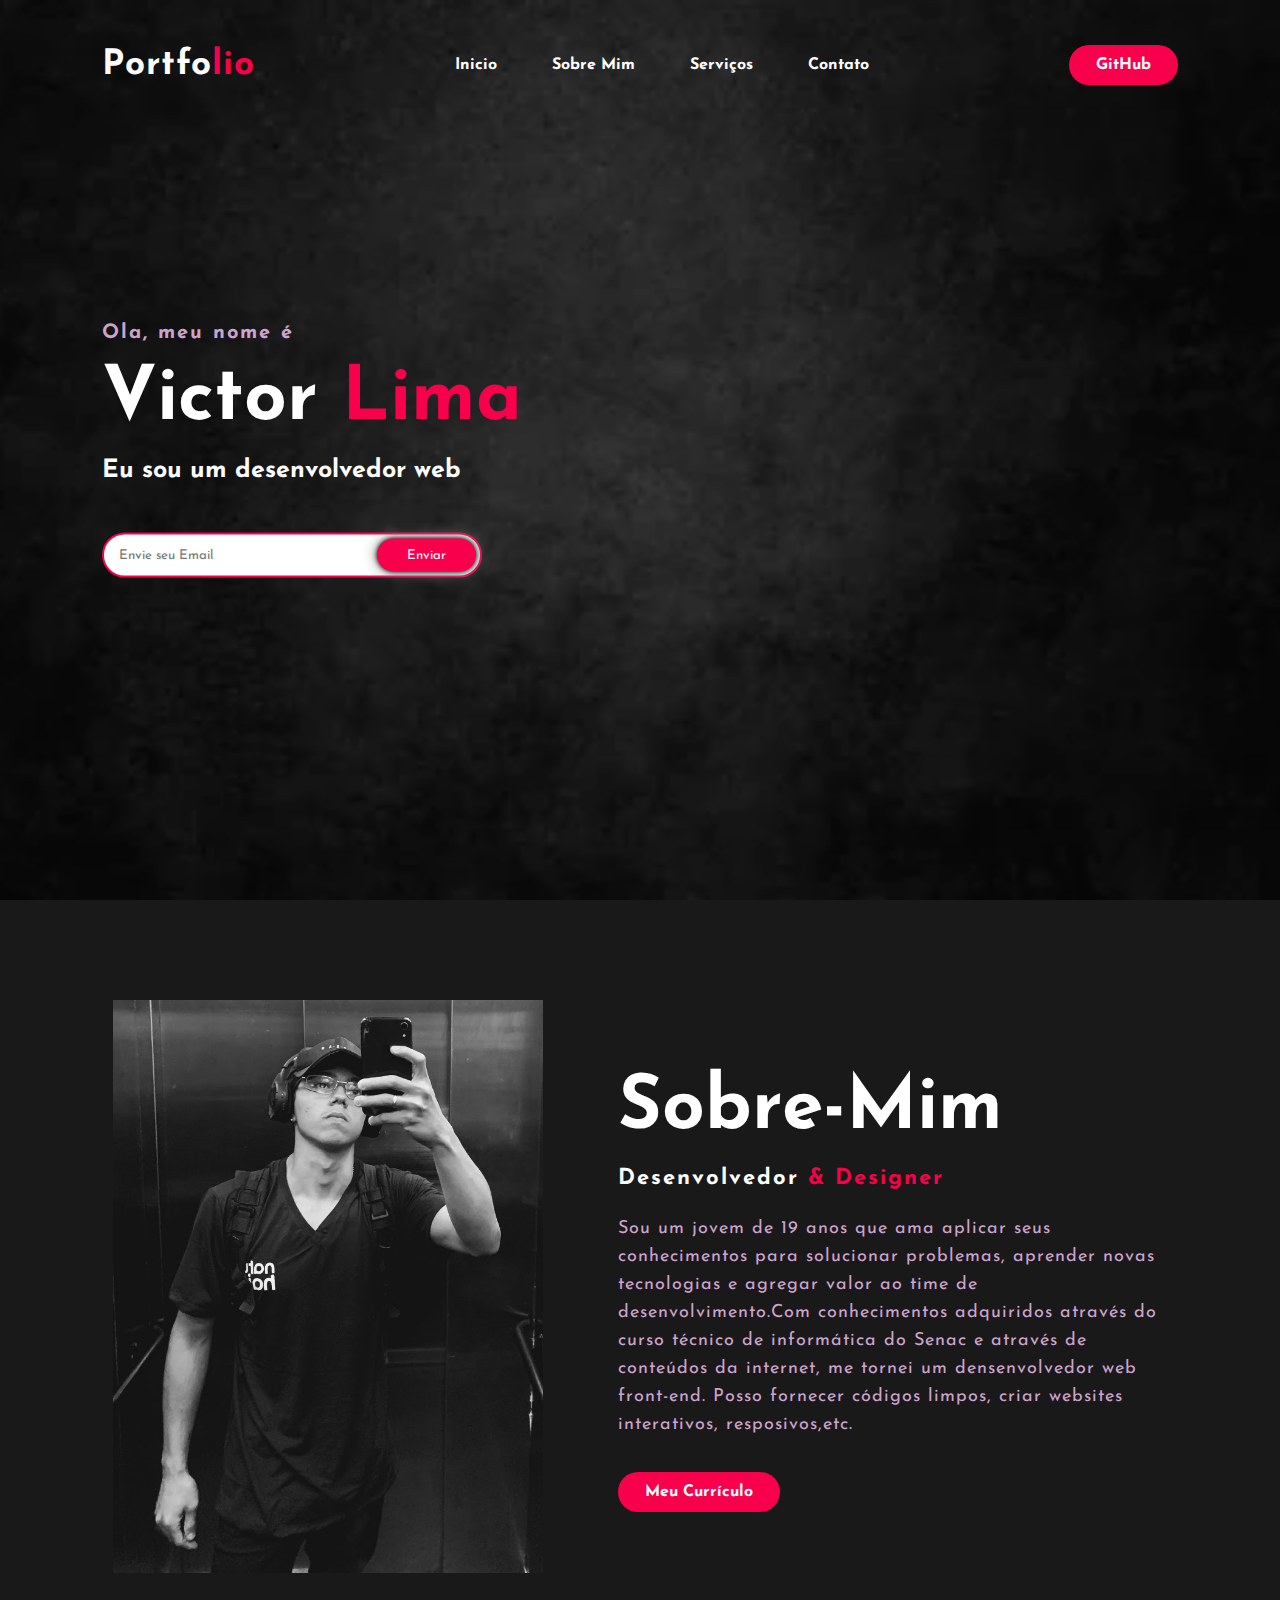
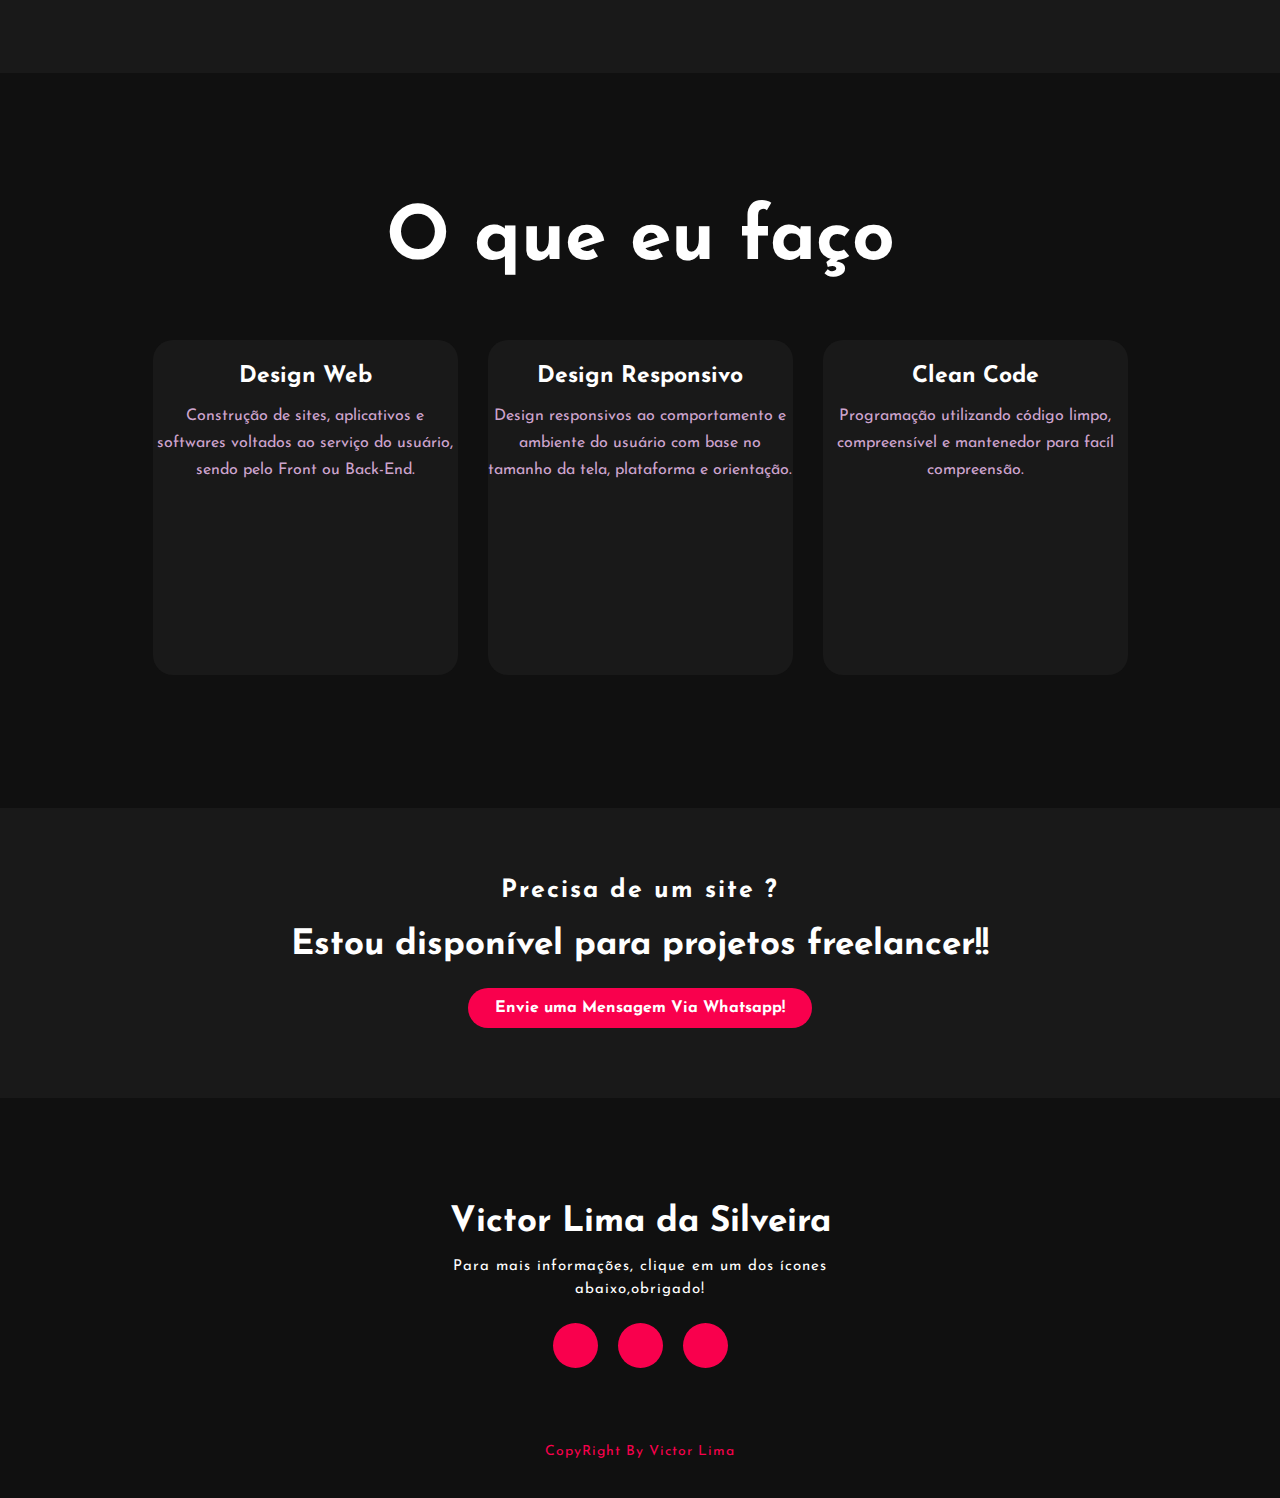
<file: index.html>
<!DOCTYPE html>
<html lang="en">
<head>
    <meta charset="UTF-8">
    <meta http-equiv="X-UA-Compatible" content="IE=edge">
    <meta name="viewport" content="width=device-width, initial-scale=1.0">
    <link rel="stylesheet" href="Style.css.css">
    <link rel="preconnect" href="https://fonts.gstatic.com">
    <link href="https://fonts.googleapis.com/css2?family=Josefin+Sans:ital,wght@0,100;0,200;0,300;0,400;0,500;0,600;0,700;1,100;1,200;1,300;1,400;1,500;1,600;1,700&display=swap" rel="stylesheet">
    <link rel="stylesheet" href="https://cdnjs.cloudflare.com/ajax/libs/font-awesome/5.15.3/css/all.min.css" integrity="sha512-iBBXm8fW90+nuLcSKlbmrPcLa0OT92xO1BIsZ+ywDWZCvqsWgccV3gFoRBv0z+8dLJgyAHIhR35VZc2oM/gI1w==" crossorigin="anonymous" referrerpolicy="no-referrer" />
    <title>V.L.</title>
</head>
<body>
    <!---navbar inicio--->
    <div class="background" id="home">
        <nav>
            <h2 class="logo">Portfo<span>lio</span></h2>
            <ul class="cabeçalho-link">
                <li><a href="#home">Inicio</a></li>
                <li><a href="#about">Sobre mim</a></li>
                <li><a href="#services">Serviços</a></li>
                <li><a href="#contact">Contato</a></li>
            </ul>
            <a href="https://github.com/victordeveloper123?tab=repositories" class="btn">GitHub</a>
        </nav>
    <!---navbar fim--->

    <!--Cabeçalho inicio-->
        <div class="Main" >
            <h4>Ola, meu nome é</h4>
            <h1>Victor <span>Lima</span></h1>
            <h3>Eu sou um desenvolvedor web</h3>
            <div class="Container-btn">
                <form>
                    <input type="email" nome="email" id="mail" placeholder="Envie seu Email">
                    <input type="submit" name="submit" value="Enviar">
                </form>
            </div>
        </div>
    </div>
    <!--Cabeçalho Fim-->

    <!--sobre mim inicio-->
    <section class="background-color-Sobre" id="about">
        <div class="main-sobre">
            <img src="foto1.jpg">
            <div class="Text-sobre">
                <h2>Sobre-Mim</h2>
                <h5>Desenvolvedor <span>& designer</span></h5>
                <p>Sou um jovem de 19 anos que ama aplicar seus conhecimentos para solucionar problemas, aprender novas tecnologias e agregar valor ao time de desenvolvimento.Com conhecimentos adquiridos 
                    através do curso técnico de informática do Senac e através de conteúdos da internet, me tornei um densenvolvedor web front-end. Posso fornecer códigos limpos, criar websites interativos,
                    resposivos,etc.</p>
                <a href="CV.pdf" class="btn">Meu Currículo</a>
            </div>
        </div>
    </section>
    <!--sobre mim fim-->

    <!--Nossos serviços inicio-->
    <div class="Container-serviços" id="services">
        <div class="title">
            <h2>O que eu faço</h2>
        </div>
        <div class="Caixa">
            <div class="Card">
                <i class="fas fa-code"></i>
                <h5>Design Web</h5>
                <div class="Paragrafo-button">
                    <p>Construção de sites, aplicativos e softwares voltados ao serviço do usuário, sendo pelo Front ou Back-End.</p>
                </div>
            </div><!--fim card1-->

            <div class="Card">
                <i class="fas fa-mobile-alt"></i>
                <h5>Design Responsivo</h5>
                <div class="Paragrafo-button">
                    <p>Design responsivos ao comportamento e ambiente do usuário com base no tamanho da tela, plataforma e orientação. </p>
                </div>
            </div><!-- fim Card2-->

            <div class="Card">
                <i class="fas fa-check"></i>
                <h5>Clean Code</h5>
                <div class="Paragrafo-button">
                    <p>Programação utilizando código limpo, compreensível e mantenedor para facíl compreensão.</p>
                </div>
            </div><!-- fim Card3-->
        </div>
    </div>
    <!--nossos serviços fim-->
    
    <!--Contatos inicio-->
    <div class="me-contate" id="contact">
        <h4>Precisa de um site ?</h4>
        <p>Estou disponível para projetos freelancer!!</p>
        <a href="https://api.whatsapp.com/send?1=pt_BR&phone=55 &text=Olá, Victor! Cheguei aqui pelo seu portfolio e gostaria de solicitar um orçamento para um site!" class="btn btn-outline-light">Envie uma Mensagem Via Whatsapp!</a>
    </div>
    <!--contatos fim-->

    <!--Rodapé inicio--->
    <footer>
          <h6>Victor Lima da Silveira</h6>
        <p>Para mais informações, clique em um dos ícones abaixo,obrigado!</p>
        <div class="Redes-sociais">
            <a href="https://www.instagram.com/vt_lima22/?next=%2F"><i class="fab fa-facebook-f"></i></a>
            <a href="#"><i class="fab fa-instagram"></i></a>
            <a href="https://github.com/victordeveloper123"><i class="fab fa-github"></i></a>
        </div>
        <p class="end">CopyRight By Victor Lima</p>
    </footer>
    <!--rodape fim-->

    
</body>
</html>
</file>
<file: Style.css.css>
*{
    padding: 0;
    margin: 0;
    font-family: 'Josefin Sans', sans-serif;
    box-sizing: border-box;
}


.background{
    background-image: url(home.webp);
    background-size: cover;
    background-position: center;
    height: 100vh;
    width: 100%;

}

nav{
    display: flex;
    align-items: center;
    justify-content: space-between;
    padding: 45px;
    padding-left: 8%;
    padding-right: 8%;
}

.logo{
    color: #fff;
    font-size: 35px;
    cursor: pointer;
    letter-spacing: 1px;
}
span{
    color: #f9004d;
}

nav ul li{
    list-style-type: none;
    display: inline-block;
    padding: 10px  25px;
}

nav ul li a{
    color: #fff;
    text-decoration: none;
    font-weight: bold;
    text-transform: capitalize;
}

nav ul li a:hover{
    color: #f9004d;
    transform: .4s;
}

.btn{
    background-color: #f9004d;
    color: #fff;
    text-decoration: none;
    border: 2px solid transparent;
    font-weight: bold;
    padding: 10px 25px;
    border-radius: 30px;
    transition: transform .4s;
}

.btn:hover{
    transform: scale(1.2);
}

.Main{
    position: absolute;
    top: 50%;
    left: 8%;
    transform: translateY(-50%);
}

.Main span{
    color: #f9004d;
}

h1{
    color: #fff;
    margin: 20px 0px 20px;
    font-size: 75px;
}

h4{
    color: #fcfc;
    letter-spacing: 2px;
    font-size: 20px;
}

h3{
    color: #fff;
    font-size: 25px;
    margin-bottom: 50px;
}

.Container-btn form{
    width: 380px;
    max-width: 100%;
    position: relative;
}

.Container-btn form input:first-child{
    display: inline-block;
    width: 100%;
    padding: 14px 130px 14px 15px;
    border: 2px solid #f9004d;
    border-radius: 30px;
    outline: none;
}

.Container-btn form input:last-child{
    position: absolute;
    display: inline-block;
    outline: none;
    border: none;
    padding: 10px 30px;
    border-radius: 30px;
    background-color: #f9004d;
    color: #fff;
    box-shadow: 0px 0px 5px #000, 0px 0px 15px #858585;
    right: 6px;
    top: 6px;
    
}

.background-color-Sobre{
    background-color: #191919;
    width: 100%;
    padding: 100px 0px;
    
}

.background-color-Sobre img{
    width: 430px;
    height: auto;
}

.Text-sobre{
    width: 550px;
  }

.main-sobre{
   display: flex;
   align-items: center;
   justify-content: space-around;
   width: 1130px;
   margin: 0 auto;
}

.Text-sobre h2{
    color: #fff;
    font-size: 75px;
    text-transform: capitalize;
    margin-bottom: 20px;
}

.Text-sobre h5{
    color: #fff;
    letter-spacing: 2px;
    font-size: 22px;
    margin-bottom: 25px;
    text-transform: capitalize;
}

.Text-sobre p{
    color: #fcfc;
    letter-spacing: 1px;
    line-height: 28px;
    font-size: 18px;
    margin-bottom: 45px;
}

button{
    background-color: #f9004d;
    color: #fff;
    text-transform: none;
    border: 2px solid transparent;
    font-weight: bold;
    padding: 13px 20px;
    border-radius: 30px;
    transition: .4s;
    
}

button:hover{
    background-color: transparent;
    border: 2px solid #f9004d;
    cursor: pointer;
}

.Container-serviços{
    background-color: #101010;
    width: 100%;
    padding: 100px 0px;
}

.title h2{
    color: #fff;
    font-size: 75px;
    width: 1130px;
    margin: 30px auto;
    text-align: center;
}

.Caixa{
    display: flex;
    justify-content: center;
    align-items: center;
    min-height: 400px;
    flex-wrap: wrap;
}

.Card{
    background: #191919;
    height: 335px;
    width: 305px;
    border-radius: 20px;
    margin: 15px;
    position: relative;
    overflow: hidden;
    text-align:  center;
    
}

.Card i{
    font-size: 50px;
    display: block;
    text-align: center;
    margin: 25px 0px;
    color: #f9004d;
}

h5{
    color: #fff;
    font-size: 23px;
    margin-bottom: 15px;
}

.Paragrafo-button{
    color: #fcfc;
    font-size: 16px;
    line-height: 27px;
    margin-bottom: 25px;
}

.Paragrafo-button button{
    margin-top: 25px;
}

.me-contate {
    width: 100%;
    height: 290px;
    background-color: #191919;
    display: flex;
    flex-direction: column;
    justify-content: center;
    align-items: center ;
}

.me-contate p{
    color: #fff;
    font-size: 35px;
    font-weight: bold;
    margin-bottom: 25px;
}

.me-contate h4{
    color: #fff;
    font-size: 25px;
    font-weight: bold;
    margin-bottom: 25px;
}

footer{
    position: relative;
    width: 100%;
    height: 400px;
    background-color: #101010;
    display: flex;
    flex-direction: column;
    align-items: center;
    justify-content: center;
}

footer h6{
    font-size: 35px;
    color: #fff;
}

footer p{
    color: #fff;
    font-size: 15px;
    width: 500px;
    text-align: center;
    margin-top: 15px;
    letter-spacing: 1px;
    line-height: 23px;
}

.Redes-sociais{
    display: flex;
    
}

.Redes-sociais a{
    background-color: #f9004d;
    width: 45px;
    height: 45px;
    padding: 15px;
    border-radius: 50%;
    margin: 22px 10px;
    color: #fff;
    text-decoration: none;
    font-size: 20px;
    align-items: center;
    display: flex;
    justify-content: center;
    flex-direction: row;
}

.Redes-sociais a:hover{
    transform: scale(1.2);
    transition: .3s;
}

.end{
    position: absolute;
    color: #f9004d;
    bottom: 35px;
    font-size: 14px ;
}
</file>
